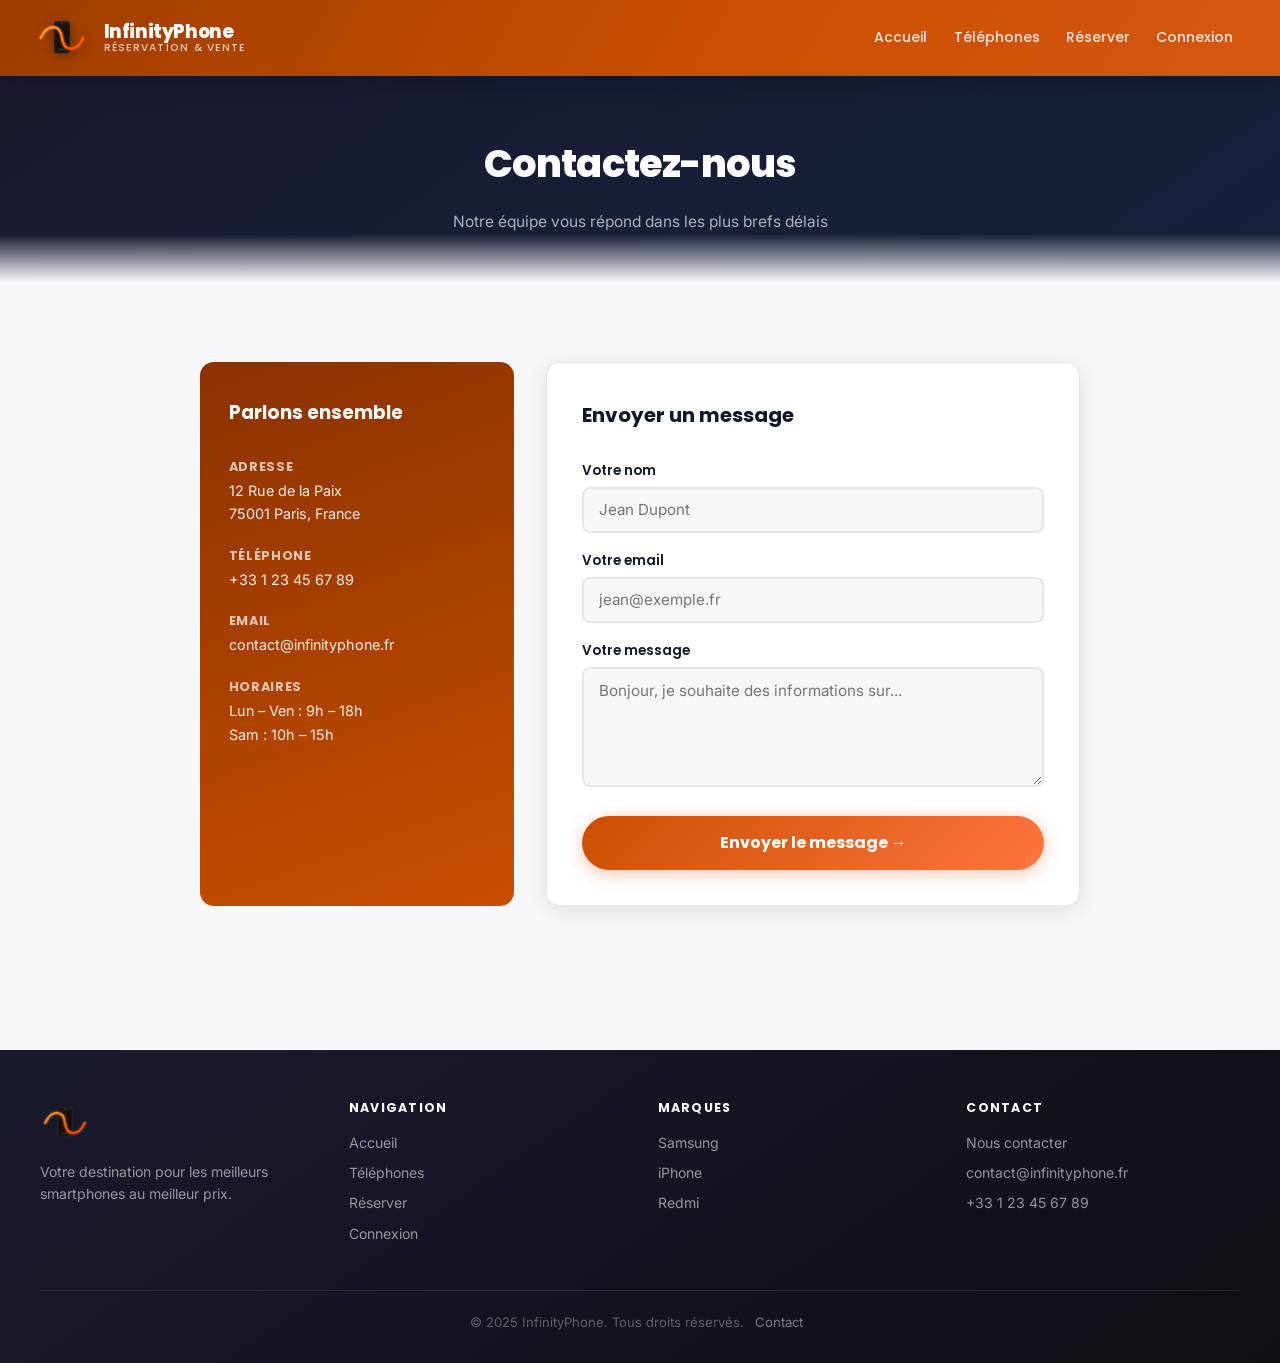
<file: contact.html>
<!DOCTYPE html>
<html lang="fr">
<head>
  <meta charset="UTF-8" />
  <meta name="viewport" content="width=device-width, initial-scale=1.0"/>
  <title>Contact — InfinityPhone</title>
  <link rel="stylesheet" href="styles.css">
</head>
<body>

  <!-- ===== HEADER ===== -->
  <header id="main-header">
    <div class="header-left">
      <a href="index.html"><img src="logo.svg" alt="InfinityPhone Logo" class="logo"></a>
      <div class="site-name">
        InfinityPhone
        <span>Réservation &amp; Vente</span>
      </div>
    </div>
    <nav id="main-nav">
      <a href="index.html">Accueil</a>
      <a href="telephones.html">Téléphones</a>
      <a href="reservation.html">Réserver</a>
      <a href="login.html">Connexion</a>
    </nav>
  </header>

  <!-- ===== PAGE BANNER ===== -->
  <div class="page-banner">
    <h1> Contactez-nous</h1>
    <p>Notre équipe vous répond dans les plus brefs délais</p>
  </div>

  <!-- ===== MAIN ===== -->
  <main>
    <div class="contact-layout">

      <!-- Left: Info block -->
      <div class="contact-info">
        <h3>Parlons ensemble</h3>

        <div class="contact-item">
 
          <div>
            <strong>Adresse</strong>
            <p>12 Rue de la Paix<br>75001 Paris, France</p>
          </div>
        </div>

        <div class="contact-item">

          <div>
            <strong>Téléphone</strong>
            <p>+33 1 23 45 67 89 </p>
          </div>
        </div>

        <div class="contact-item">

          <div>
            <strong>Email</strong>
            <p>contact@infinityphone.fr</p>
          </div>
        </div>

        <div class="contact-item">

          <div>
            <strong>Horaires</strong>
            <p>Lun – Ven : 9h – 18h<br>Sam : 10h – 15h</p>
          </div>
        </div>
      </div>

      <!-- Right: Form block -->
      <div class="contact-form-box">
        <h2>Envoyer un message</h2>

        <form id="contact-form">
          <label for="nom">Votre nom</label>
          <input type="text" id="nom" name="nom"
                 placeholder="Jean Dupont" required>

          <label for="email">Votre email</label>
          <input type="email" id="email" name="email"
                 placeholder="jean@exemple.fr" required>

          <label for="message">Votre message</label>
          <textarea id="message" name="message"
                    placeholder="Bonjour, je souhaite des informations sur..." required></textarea>

          <button type="submit">Envoyer le message →</button>
        </form>
      </div>
    </div>
  </main>

  <!-- ===== FOOTER ===== -->
  <footer>
    <div class="footer-inner">
      <div class="footer-col">
        <img src="logo.svg" alt="Logo" class="footer-logo">
        <p class="footer-tagline">Votre destination pour les meilleurs smartphones au meilleur prix.</p>
      </div>
      <div class="footer-col">
        <h4>Navigation</h4>
        <a href="index.html">Accueil</a>
        <a href="telephones.html">Téléphones</a>
        <a href="reservation.html">Réserver</a>
        <a href="login.html">Connexion</a>
      </div>
      <div class="footer-col">
        <h4>Marques</h4>
        <a href="telephones.html#samsung">Samsung</a>
        <a href="telephones.html#iphone">iPhone</a>
        <a href="telephones.html#redmi">Redmi</a>
      </div>
      <div class="footer-col">
        <h4>Contact</h4>
        <a href="contact.html">Nous contacter</a>
        <p>contact@infinityphone.fr</p>
        <p>+33 1 23 45 67 89</p>
      </div>
    </div>
    <div class="footer-bottom">
      <span>© 2025 InfinityPhone. Tous droits réservés.</span>
      <a href="contact.html">Contact</a>
    </div>
  </footer>

  <script src="script.js" defer></script>
</body>
</html>
</file>
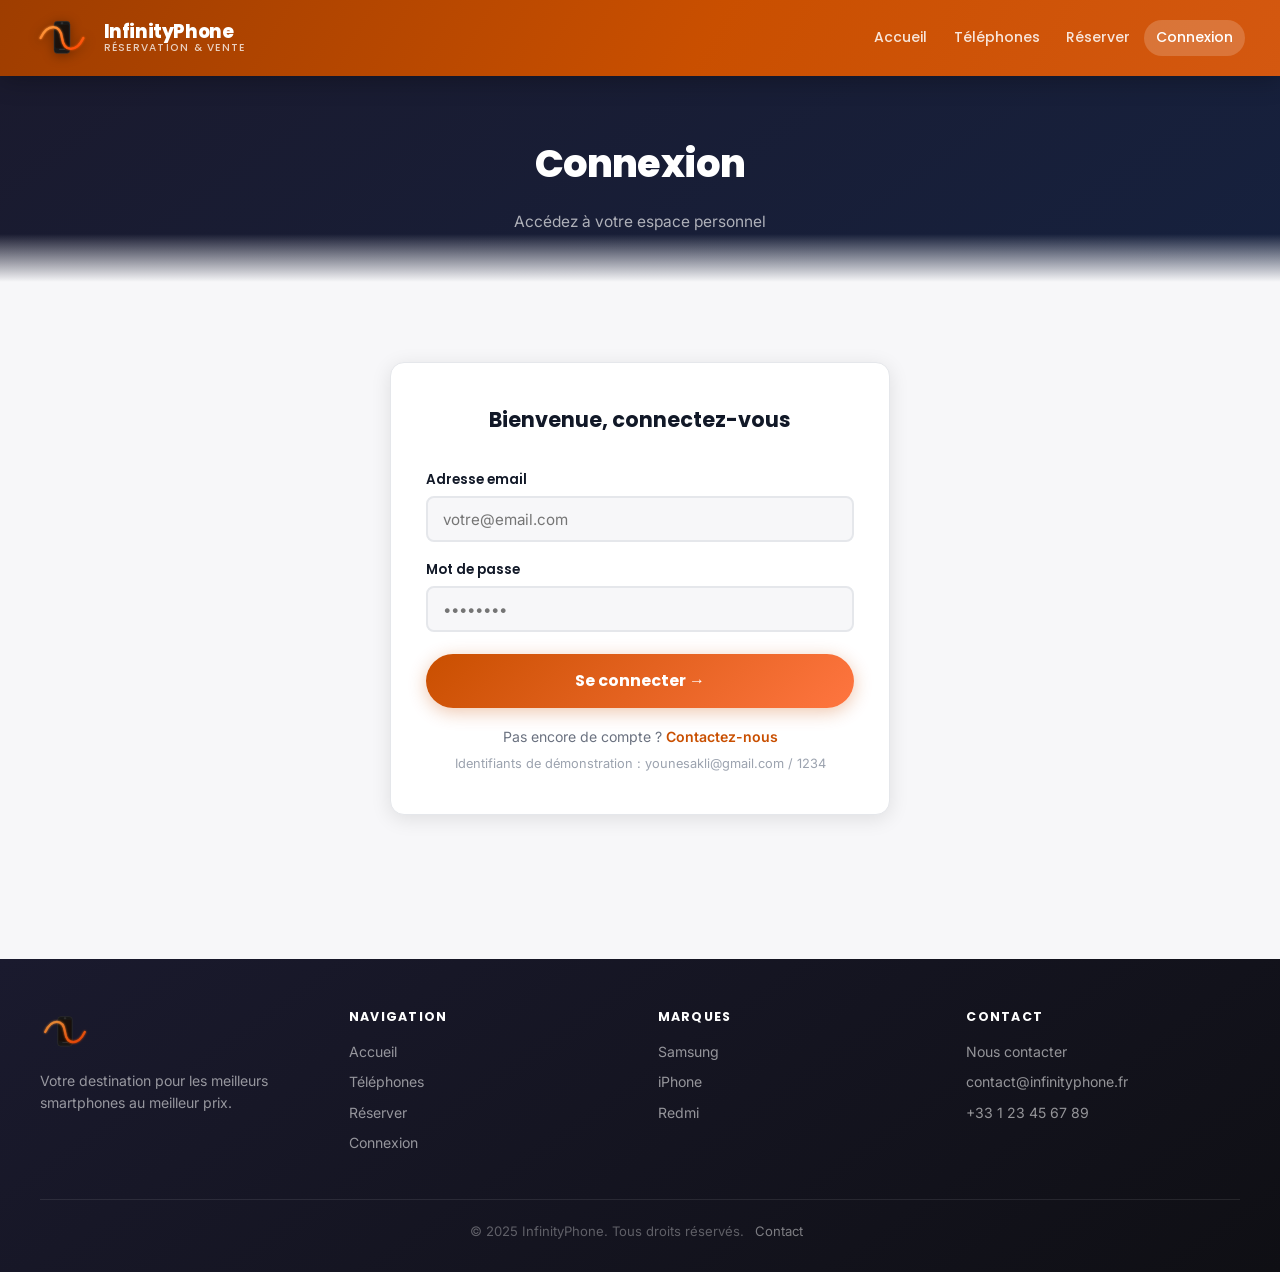
<file: login.html>
<!DOCTYPE html>
<html lang="fr">
<head>
  <meta charset="UTF-8" />
  <meta name="viewport" content="width=device-width, initial-scale=1.0"/>
  <title>Connexion — InfinityPhone</title>
  <link rel="stylesheet" href="styles.css">
</head>
<body>

  <!-- ===== HEADER ===== -->
  <header id="main-header">
    <div class="header-left">
      <a href="index.html"><img src="logo.svg" alt="InfinityPhone Logo" class="logo"></a>
      <div class="site-name">
        InfinityPhone
        <span>Réservation &amp; Vente</span>
      </div>
    </div>
    <nav id="main-nav">
      <a href="index.html">Accueil</a>
      <a href="telephones.html">Téléphones</a>
      <a href="reservation.html">Réserver</a>
      <a href="login.html" class="active">Connexion</a>
    </nav>
  </header>

  <!-- ===== PAGE BANNER ===== -->
  <div class="page-banner">
    <h1> Connexion</h1>
    <p>Accédez à votre espace personnel</p>
  </div>

  <!-- ===== MAIN ===== -->
  <main>
    <div class="form-wrapper">
      <h2 style="font-family:'Poppins',sans-serif;font-size:1.3rem;font-weight:700;text-align:center;margin:0 0 1.5em;color:#111827;">
        Bienvenue, connectez-vous
      </h2>

      <form id="login-form">
        <label for="email">Adresse email</label>
        <input type="email" id="email" name="email"
               placeholder="votre@email.com" required>

        <label for="password">Mot de passe</label>
        <input type="password" id="password" name="password"
               placeholder="••••••••" required>

        <button type="submit">Se connecter →</button>
      </form>

      <p class="form-note">
        Pas encore de compte ?
        <a href="contact.html">Contactez-nous</a>
      </p>
      <p class="form-note" style="margin-top:0.4em;font-size:0.8rem;color:#9ca3af;">
        Identifiants de démonstration : younesakli@gmail.com / 1234
      </p>
    </div>
  </main>

  <!-- ===== FOOTER ===== -->
  <footer>
    <div class="footer-inner">
      <div class="footer-col">
        <img src="logo.svg" alt="Logo" class="footer-logo">
        <p class="footer-tagline">Votre destination pour les meilleurs smartphones au meilleur prix.</p>
      </div>
      <div class="footer-col">
        <h4>Navigation</h4>
        <a href="index.html">Accueil</a>
        <a href="telephones.html">Téléphones</a>
        <a href="reservation.html">Réserver</a>
        <a href="login.html">Connexion</a>
      </div>
      <div class="footer-col">
        <h4>Marques</h4>
        <a href="telephones.html#samsung">Samsung</a>
        <a href="telephones.html#iphone">iPhone</a>
        <a href="telephones.html#redmi">Redmi</a>
      </div>
      <div class="footer-col">
        <h4>Contact</h4>
        <a href="contact.html">Nous contacter</a>
        <p>contact@infinityphone.fr</p>
        <p>+33 1 23 45 67 89</p>
      </div>
    </div>
    <div class="footer-bottom">
      <span>© 2025 InfinityPhone. Tous droits réservés.</span>
      <a href="contact.html">Contact</a>
    </div>
  </footer>

  <script src="script.js" defer></script>
</body>
</html>
</file>
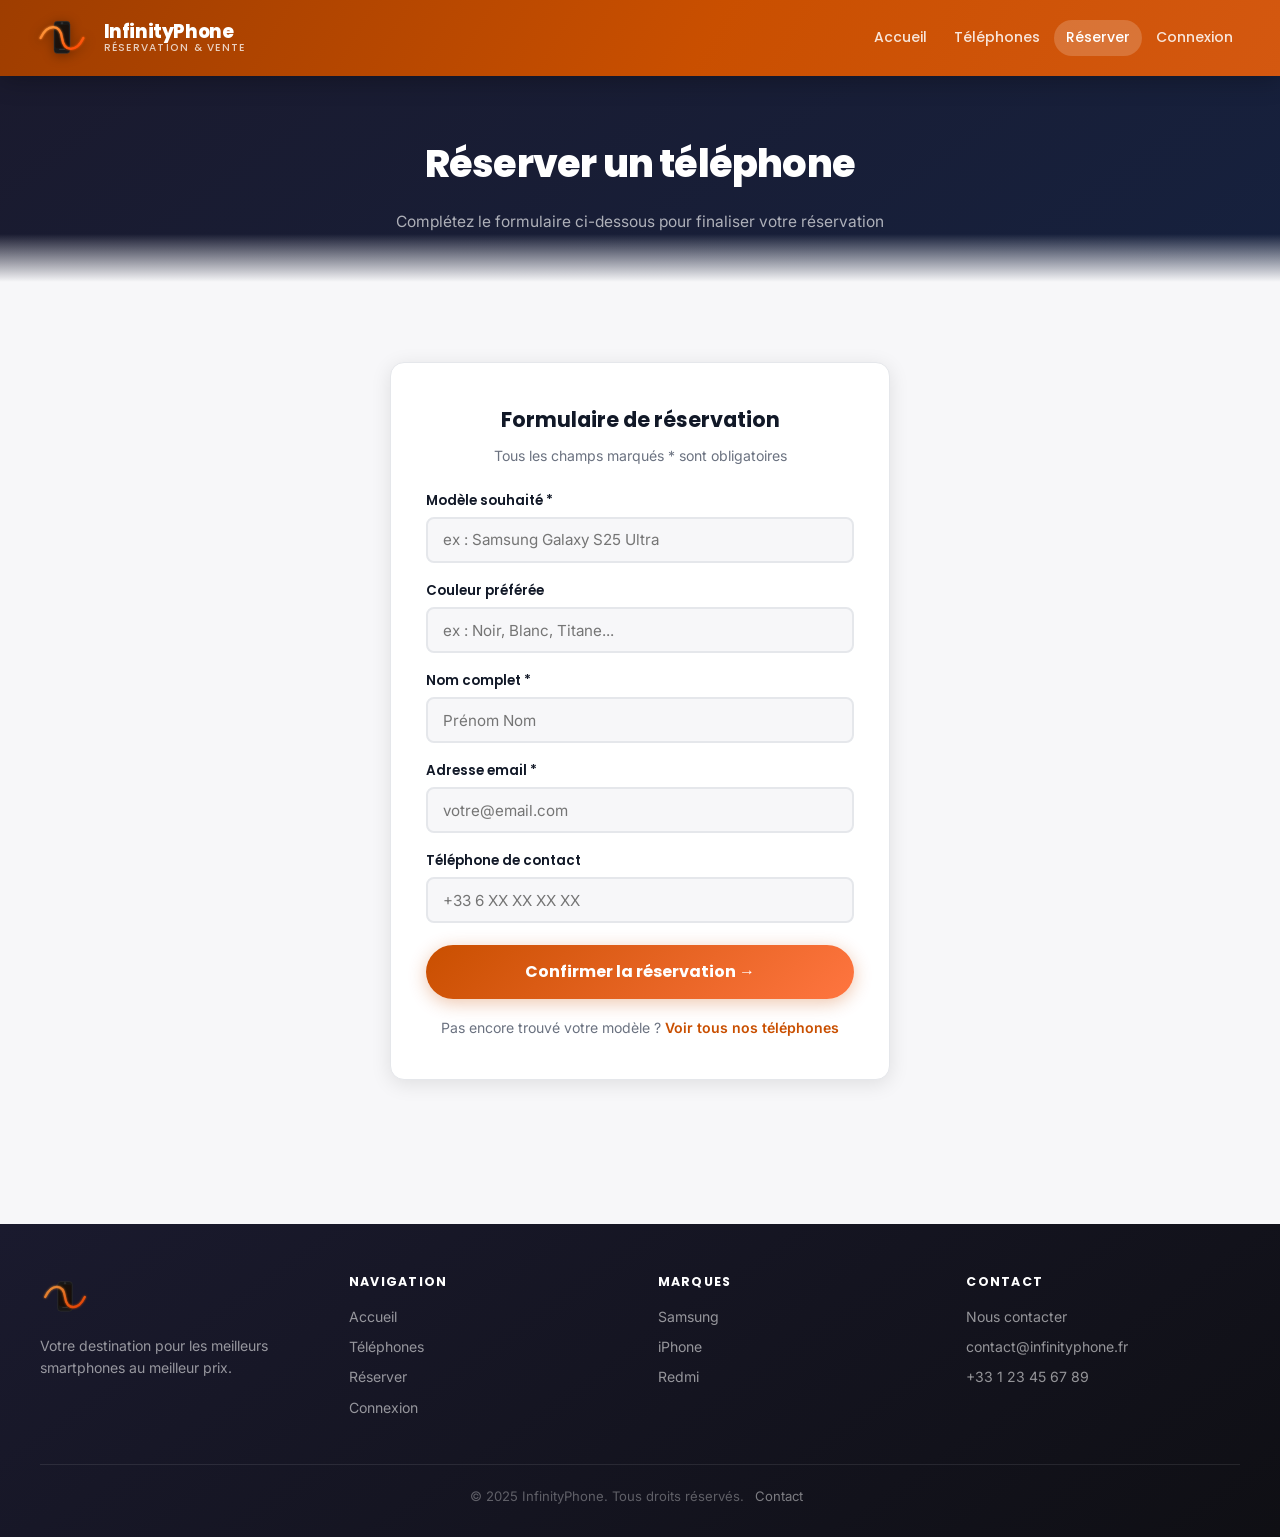
<file: reservation.html>
<!DOCTYPE html>
<html lang="fr">
<head>
  <meta charset="UTF-8" />
  <meta name="viewport" content="width=device-width, initial-scale=1.0"/>
  <title>Réserver — InfinityPhone</title>
  <link rel="stylesheet" href="styles.css">
</head>
<body>

  <!-- ===== HEADER ===== -->
  <header id="main-header">
    <div class="header-left">
      <a href="index.html"><img src="logo.svg" alt="InfinityPhone Logo" class="logo"></a>
      <div class="site-name">
        InfinityPhone
        <span>Réservation &amp; Vente</span>
      </div>
    </div>
    <nav id="main-nav">
      <a href="index.html">Accueil</a>
      <a href="telephones.html">Téléphones</a>
      <a href="reservation.html" class="active">Réserver</a>
      <a href="login.html">Connexion</a>
    </nav>
  </header>

  <!-- ===== PAGE BANNER ===== -->
  <div class="page-banner">
    <h1>Réserver un téléphone</h1>
    <p>Complétez le formulaire ci-dessous pour finaliser votre réservation</p>
  </div>

  <!-- ===== MAIN ===== -->
  <main>
    <div class="form-wrapper">
      <h2 style="font-family:'Poppins',sans-serif;font-size:1.3rem;font-weight:700;text-align:center;margin:0 0 0.3em;color:#111827;">
        Formulaire de réservation
      </h2>
      <p style="text-align:center;color:#6b7280;font-size:0.88rem;margin-bottom:1.6em;">
        Tous les champs marqués * sont obligatoires
      </p>

      <form id="reservation-form">

        <label for="modele">Modèle souhaité *</label>
        <input type="text" id="modele" name="modele"
               placeholder="ex : Samsung Galaxy S25 Ultra"
               list="modeles-list" required>
        <datalist id="modeles-list">
          <!-- Samsung -->
          <option value="Samsung Galaxy S25 Ultra">
          <option value="Samsung Galaxy S25+">
          <option value="Samsung Galaxy S25">
          <option value="Samsung Galaxy Z Fold6">
          <option value="Samsung Galaxy Z Flip6">
          <option value="Samsung Galaxy S24">
          <option value="Samsung Galaxy S24 FE">
          <option value="Samsung Galaxy A56 5G">
          <option value="Samsung Galaxy A36">
          <!-- iPhone -->
          <option value="iPhone 16 Pro">
          <option value="iPhone 16 Pro Max">
          <option value="iPhone 16">
          <option value="iPhone 16 Plus">
          <option value="iPhone 16e">
          <option value="iPhone 15">
          <option value="iPhone 14">
          <!-- Redmi -->
          <option value="Redmi Note 14 Pro 5G">
          <option value="Redmi Note 14 5G">
          <option value="Redmi 14C">
          <option value="Redmi 13C">
          <option value="Redmi A3">
          <option value="Redmi A5">
        </datalist>

        <label for="couleur">Couleur préférée</label>
        <input type="text" id="couleur" name="couleur"
               placeholder="ex : Noir, Blanc, Titane...">

        <label for="nom">Nom complet *</label>
        <input type="text" id="nom" name="nom"
               placeholder="Prénom Nom" required>

        <label for="email">Adresse email *</label>
        <input type="email" id="email" name="email"
               placeholder="votre@email.com" required>

        <label for="telephone">Téléphone de contact</label>
        <input type="tel" id="telephone" name="telephone"
               placeholder="+33 6 XX XX XX XX">

        <button type="submit">Confirmer la réservation →</button>
      </form>

      <p class="form-note">
        Pas encore trouvé votre modèle ?
        <a href="telephones.html">Voir tous nos téléphones</a>
      </p>
    </div>
  </main>

  <!-- ===== FOOTER ===== -->
  <footer>
    <div class="footer-inner">
      <div class="footer-col">
        <img src="logo.svg" alt="Logo" class="footer-logo">
        <p class="footer-tagline">Votre destination pour les meilleurs smartphones au meilleur prix.</p>
      </div>
      <div class="footer-col">
        <h4>Navigation</h4>
        <a href="index.html">Accueil</a>
        <a href="telephones.html">Téléphones</a>
        <a href="reservation.html">Réserver</a>
        <a href="login.html">Connexion</a>
      </div>
      <div class="footer-col">
        <h4>Marques</h4>
        <a href="telephones.html#samsung">Samsung</a>
        <a href="telephones.html#iphone">iPhone</a>
        <a href="telephones.html#redmi">Redmi</a>
      </div>
      <div class="footer-col">
        <h4>Contact</h4>
        <a href="contact.html">Nous contacter</a>
        <p>contact@infinityphone.fr</p>
        <p>+33 1 23 45 67 89</p>
      </div>
    </div>
    <div class="footer-bottom">
      <span>© 2025 InfinityPhone. Tous droits réservés.</span>
      <a href="contact.html">Contact</a>
    </div>
  </footer>

  <script src="script.js" defer></script>
</body>
</html>
</file>
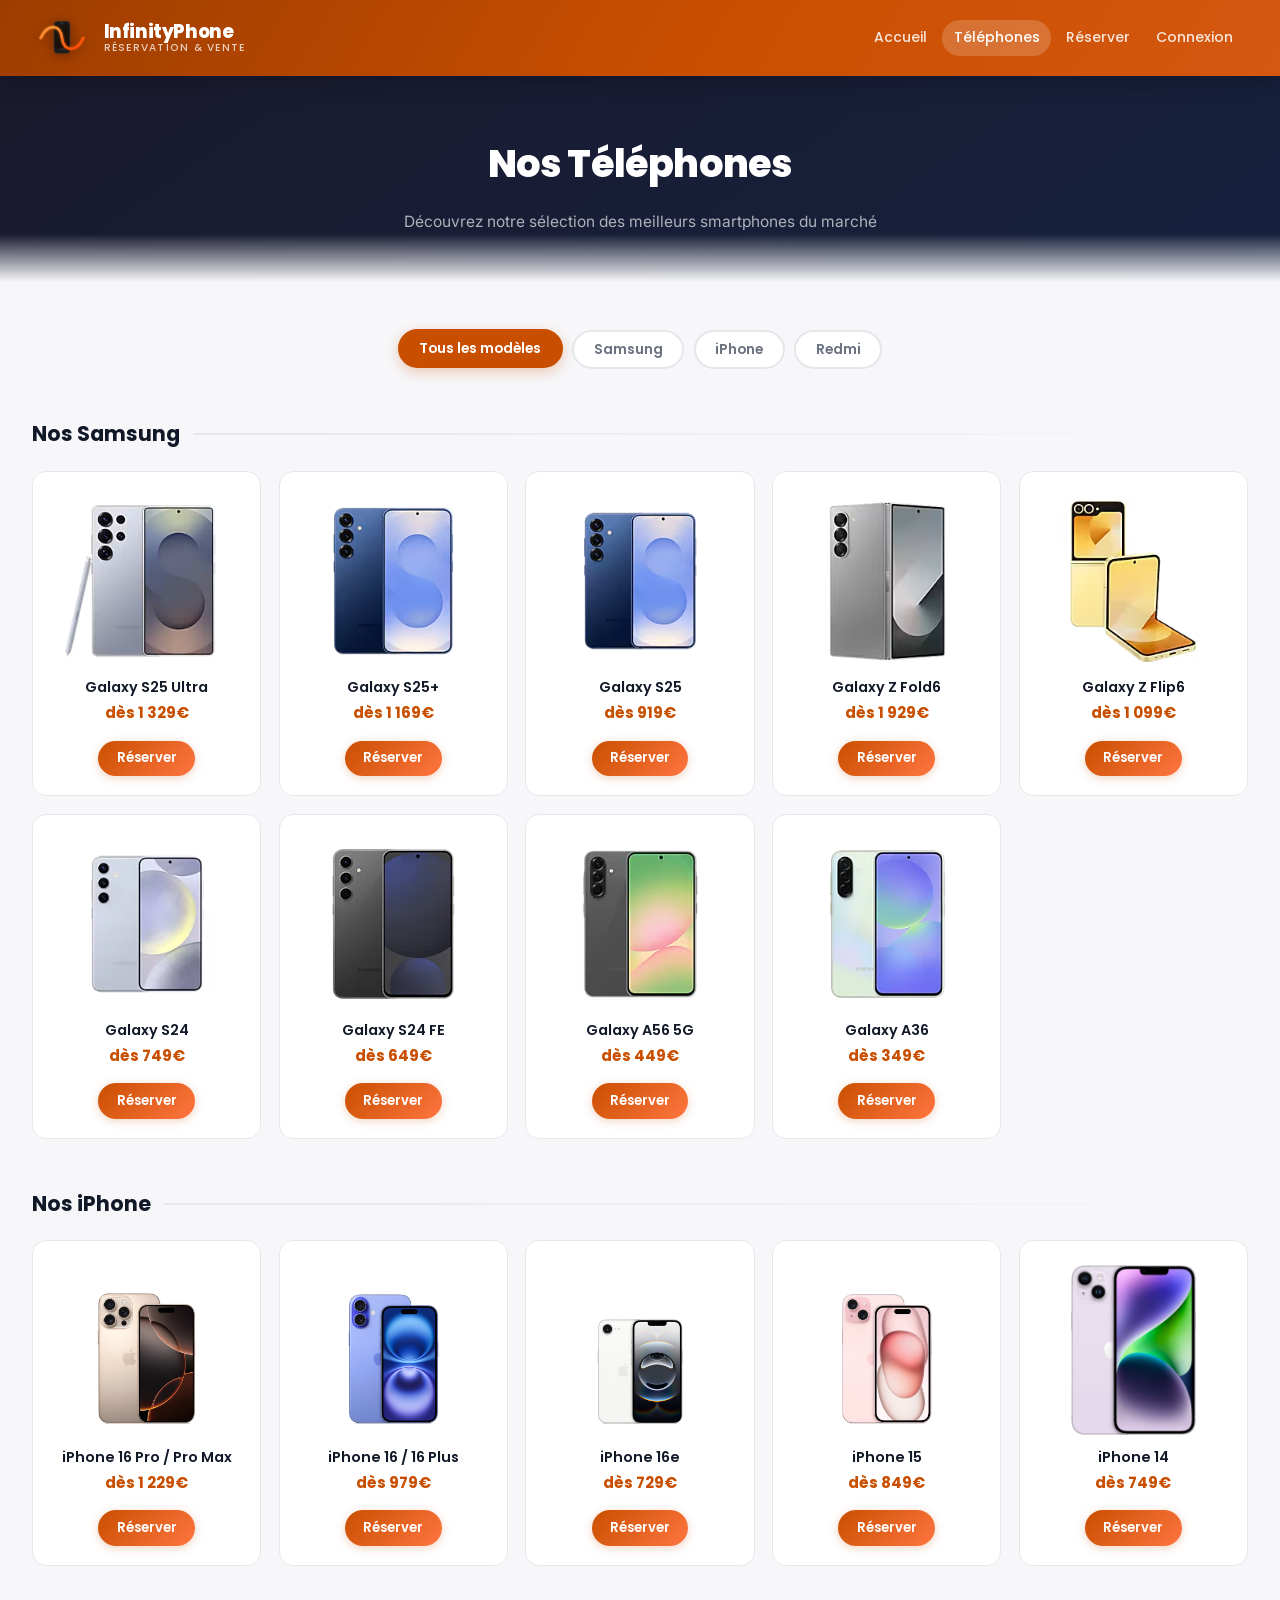
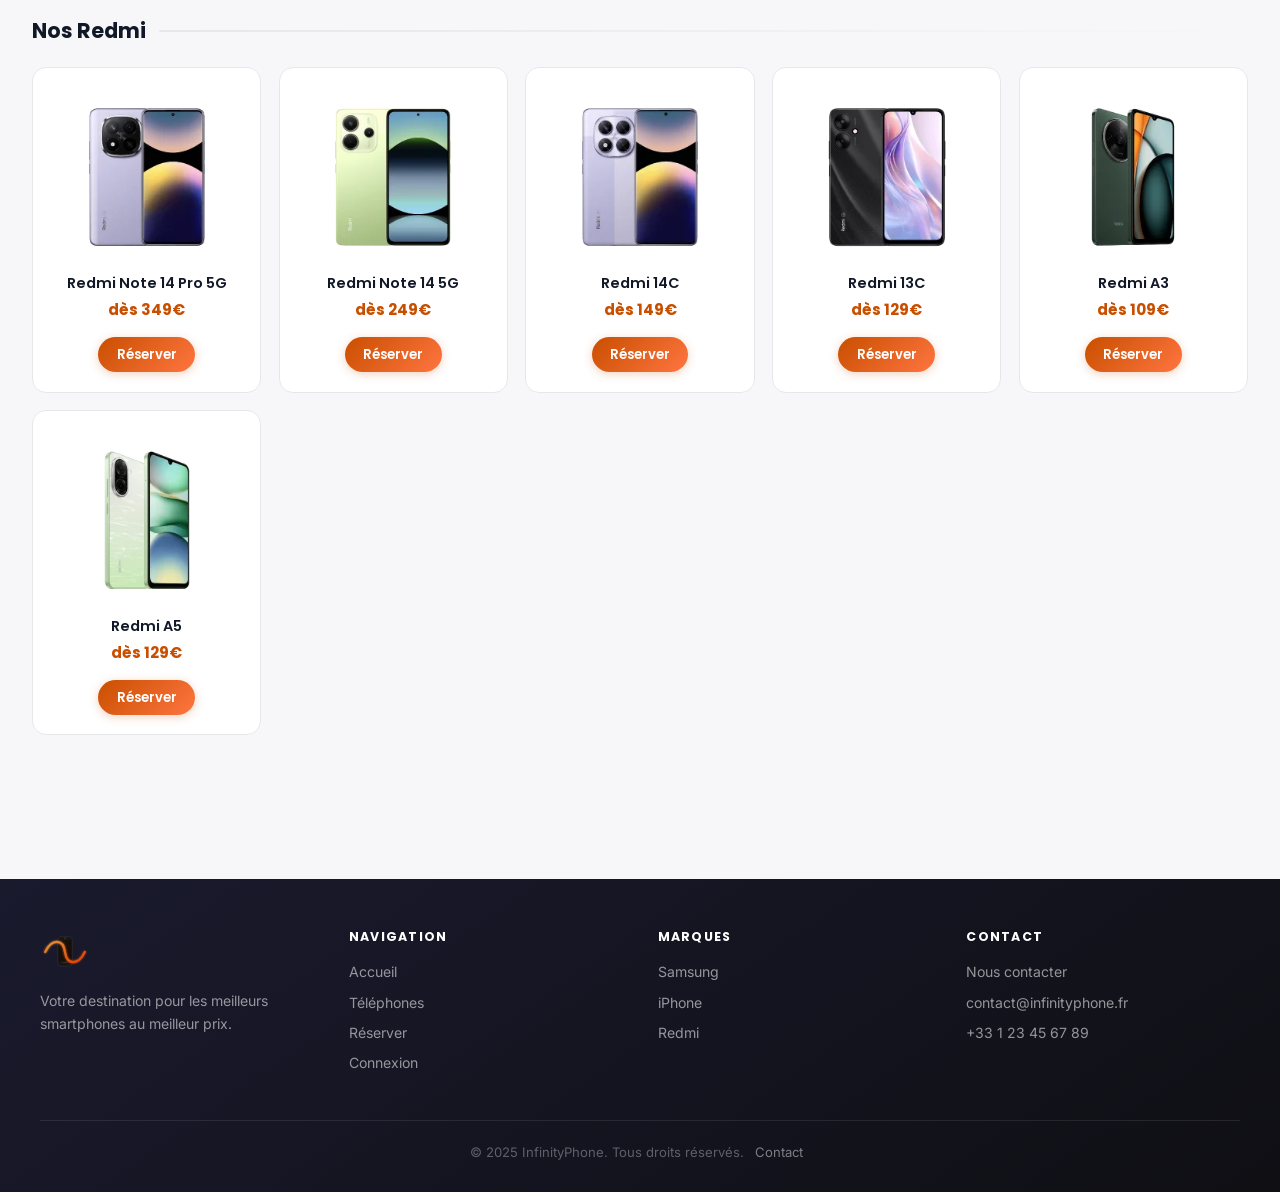
<file: telephones.html>
<!DOCTYPE html>
<html lang="fr">
<head>
  <meta charset="UTF-8" />
  <meta name="viewport" content="width=device-width, initial-scale=1.0"/>
  <title>Nos Téléphones — InfinityPhone</title>
  <link rel="stylesheet" href="styles.css">
</head>
<body>

  <!-- ===== HEADER ===== -->
  <header id="main-header">
    <div class="header-left">
      <a href="index.html"><img src="logo.svg" alt="InfinityPhone Logo" class="logo"></a>
      <div class="site-name">
        InfinityPhone
        <span>Réservation &amp; Vente</span>
      </div>
    </div>
    <nav id="main-nav">
      <a href="index.html">Accueil</a>
      <a href="telephones.html" class="active">Téléphones</a>
      <a href="reservation.html">Réserver</a>
      <a href="login.html">Connexion</a>
    </nav>
  </header>

  <!-- ===== PAGE BANNER ===== -->
  <div class="page-banner">
    <h1> Nos Téléphones</h1>
    <p>Découvrez notre sélection des meilleurs smartphones du marché</p>
  </div>

  <!-- ===== MAIN ===== -->
  <main>

    <!-- Filter tabs -->
    <div class="filter-bar" id="filter-bar">
      <button class="filter-tab active" data-filter="all">Tous les modèles</button>
      <button class="filter-tab" data-filter="samsung">Samsung</button>
      <button class="filter-tab" data-filter="iphone">iPhone</button>
      <button class="filter-tab" data-filter="redmi">Redmi</button>
    </div>

    <!-- ===== SAMSUNG ===== -->
    <section id="samsung" data-category="samsung">
      <div class="phones-header">
        <h2>Nos Samsung</h2>
        <div class="brand-line"></div>
      </div>
      <div class="phone-list">

        <div class="phone-item" data-brand="samsung" style="animation-delay:0.05s">
          <img src="phones/samsung s25 ultra.avif"
               alt="Samsung Galaxy S25 Ultra" loading="lazy">
          <p class="phone-name">Galaxy S25 Ultra</p>
          <p class="phone-price">dès 1 329€</p>
          <a href="reservation.html?modele=Samsung%20Galaxy%20S25%20Ultra" class="reserve-btn">Réserver</a>
        </div>

        <div class="phone-item" data-brand="samsung" style="animation-delay:0.10s">
          <img src="phones/samsung s25+.avif"
               alt="Samsung Galaxy S25+" loading="lazy">
          <p class="phone-name">Galaxy S25+</p>
          <p class="phone-price">dès 1 169€</p>
          <a href="reservation.html?modele=Samsung%20Galaxy%20S25%2B" class="reserve-btn">Réserver</a>
        </div>

        <div class="phone-item" data-brand="samsung" style="animation-delay:0.15s">
          <img src="phones/samsung s25.avif"
               alt="Samsung Galaxy S25" loading="lazy">
          <p class="phone-name">Galaxy S25</p>
          <p class="phone-price">dès 919€</p>
          <a href="reservation.html?modele=Samsung%20Galaxy%20S25" class="reserve-btn">Réserver</a>
        </div>

        <div class="phone-item" data-brand="samsung" style="animation-delay:0.20s">
          <img src="phones/samsung-z-fold6.avif"
               alt="Samsung Galaxy Z Fold6" loading="lazy">
          <p class="phone-name">Galaxy Z Fold6</p>
          <p class="phone-price">dès 1 929€</p>
          <a href="reservation.html?modele=Samsung%20Galaxy%20Z%20Fold6" class="reserve-btn">Réserver</a>
        </div>

        <div class="phone-item" data-brand="samsung" style="animation-delay:0.25s">
          <img src="phones/samsung-zflip6.avif"
               alt="Samsung Galaxy Z Flip6" loading="lazy">
          <p class="phone-name">Galaxy Z Flip6</p>
          <p class="phone-price">dès 1 099€</p>
          <a href="reservation.html?modele=Samsung%20Galaxy%20Z%20Flip6" class="reserve-btn">Réserver</a>
        </div>

        <div class="phone-item" data-brand="samsung" style="animation-delay:0.30s">
          <img src="phones/samsung s24.avif"
               alt="Samsung Galaxy S24" loading="lazy">
          <p class="phone-name">Galaxy S24</p>
          <p class="phone-price">dès 749€</p>
          <a href="reservation.html?modele=Samsung%20Galaxy%20S24" class="reserve-btn">Réserver</a>
        </div>

        <div class="phone-item" data-brand="samsung" style="animation-delay:0.35s">
          <img src="phones/samsung s24fe.webp"
               alt="Samsung Galaxy S24 FE" loading="lazy">
          <p class="phone-name">Galaxy S24 FE</p>
          <p class="phone-price">dès 649€</p>
          <a href="reservation.html?modele=Samsung%20Galaxy%20S24%20FE" class="reserve-btn">Réserver</a>
        </div>

        <div class="phone-item" data-brand="samsung" style="animation-delay:0.40s">
          <img src="phones/samsung a56-5g.avif"
               alt="Samsung Galaxy A56 5G" loading="lazy">
          <p class="phone-name">Galaxy A56 5G</p>
          <p class="phone-price">dès 449€</p>
          <a href="reservation.html?modele=Samsung%20Galaxy%20A56%205G" class="reserve-btn">Réserver</a>
        </div>

        <div class="phone-item" data-brand="samsung" style="animation-delay:0.45s">
          <img src="phones/samsung a36.webp"
               alt="Samsung Galaxy A36" loading="lazy">
          <p class="phone-name">Galaxy A36</p>
          <p class="phone-price">dès 349€</p>
          <a href="reservation.html?modele=Samsung%20Galaxy%20A36" class="reserve-btn">Réserver</a>
        </div>

      </div>
    </section>

    <!-- ===== IPHONE ===== -->
    <section id="iphone" data-category="iphone">
      <div class="phones-header">
        <h2>Nos iPhone</h2>
        <div class="brand-line"></div>
      </div>
      <div class="phone-list">

        <div class="phone-item" data-brand="iphone" style="animation-delay:0.05s">
          <img src="phones/iphone16pro.jpeg"
               alt="iPhone 16 Pro" loading="lazy">
          <p class="phone-name">iPhone 16 Pro / Pro Max</p>
          <p class="phone-price">dès 1 229€</p>
          <a href="reservation.html?modele=iPhone%2016%20Pro" class="reserve-btn">Réserver</a>
        </div>

        <div class="phone-item" data-brand="iphone" style="animation-delay:0.10s">
          <img src="phones/iphone16.jpeg"
               alt="iPhone 16" loading="lazy">
          <p class="phone-name">iPhone 16 / 16 Plus</p>
          <p class="phone-price">dès 979€</p>
          <a href="reservation.html?modele=iPhone%2016" class="reserve-btn">Réserver</a>
        </div>

        <div class="phone-item" data-brand="iphone" style="animation-delay:0.15s">
          <img src="phones/iphone-16e.jpeg"
               alt="iPhone 16e" loading="lazy">
          <p class="phone-name">iPhone 16e</p>
          <p class="phone-price">dès 729€</p>
          <a href="reservation.html?modele=iPhone%2016e" class="reserve-btn">Réserver</a>
        </div>

        <div class="phone-item" data-brand="iphone" style="animation-delay:0.20s">
          <img src="phones/iphone15.jpeg"
               alt="iPhone 15" loading="lazy">
          <p class="phone-name">iPhone 15</p>
          <p class="phone-price">dès 849€</p>
          <a href="reservation.html?modele=iPhone%2015" class="reserve-btn">Réserver</a>
        </div>

        <div class="phone-item" data-brand="iphone" style="animation-delay:0.25s">
          <img src="phones/iphone_14.avif"
               alt="iPhone 14" loading="lazy">
          <p class="phone-name">iPhone 14</p>
          <p class="phone-price">dès 749€</p>
          <a href="reservation.html?modele=iPhone%2014" class="reserve-btn">Réserver</a>
        </div>

      </div>
    </section>

    <!-- ===== REDMI ===== -->
    <section id="redmi" data-category="redmi">
      <div class="phones-header">
        <h2>Nos Redmi</h2>
        <div class="brand-line"></div>
      </div>
      <div class="phone-list">

        <div class="phone-item" data-brand="redmi" style="animation-delay:0.05s">
          <img src="phones/redmi note14 pro 5g.webp"
               alt="Redmi Note 14 Pro 5G" loading="lazy">
          <p class="phone-name">Redmi Note 14 Pro 5G</p>
          <p class="phone-price">dès 349€</p>
          <a href="reservation.html?modele=Redmi%20Note%2014%20Pro%205G" class="reserve-btn">Réserver</a>
        </div>

        <div class="phone-item" data-brand="redmi" style="animation-delay:0.10s">
          <img src="phones/redmi note14.webp"
               alt="Redmi Note 14 5G" loading="lazy">
          <p class="phone-name">Redmi Note 14 5G</p>
          <p class="phone-price">dès 249€</p>
          <a href="reservation.html?modele=Redmi%20Note%2014%205G" class="reserve-btn">Réserver</a>
        </div>

        <div class="phone-item" data-brand="redmi" style="animation-delay:0.15s">
          <img src="phones/redmi 14c.webp"
               alt="Redmi 14C" loading="lazy">
          <p class="phone-name">Redmi 14C</p>
          <p class="phone-price">dès 149€</p>
          <a href="reservation.html?modele=Redmi%2014C" class="reserve-btn">Réserver</a>
        </div>

        <div class="phone-item" data-brand="redmi" style="animation-delay:0.20s">
          <img src="phones/redmi 13c.webp"
               alt="Redmi 13C" loading="lazy">
          <p class="phone-name">Redmi 13C</p>
          <p class="phone-price">dès 129€</p>
          <a href="reservation.html?modele=Redmi%2013C" class="reserve-btn">Réserver</a>
        </div>

        <div class="phone-item" data-brand="redmi" style="animation-delay:0.25s">
          <img src="phones/redmi a3.webp"
               alt="Redmi A3" loading="lazy">
          <p class="phone-name">Redmi A3</p>
          <p class="phone-price">dès 109€</p>
          <a href="reservation.html?modele=Redmi%20A3" class="reserve-btn">Réserver</a>
        </div>

        <div class="phone-item" data-brand="redmi" style="animation-delay:0.30s">
          <img src="phones/redmi a5.webp"
               alt="Redmi A5" loading="lazy">
          <p class="phone-name">Redmi A5</p>
          <p class="phone-price">dès 129€</p>
          <a href="reservation.html?modele=Redmi%20A5" class="reserve-btn">Réserver</a>
        </div>

      </div>
    </section>

  </main>

  <!-- ===== FOOTER ===== -->
  <footer>
    <div class="footer-inner">
      <div class="footer-col">
        <img src="logo.svg" alt="Logo" class="footer-logo">
        <p class="footer-tagline">Votre destination pour les meilleurs smartphones au meilleur prix.</p>
      </div>
      <div class="footer-col">
        <h4>Navigation</h4>
        <a href="index.html">Accueil</a>
        <a href="telephones.html">Téléphones</a>
        <a href="reservation.html">Réserver</a>
        <a href="login.html">Connexion</a>
      </div>
      <div class="footer-col">
        <h4>Marques</h4>
        <a href="#samsung">Samsung</a>
        <a href="#iphone">iPhone</a>
        <a href="#redmi">Redmi</a>
      </div>
      <div class="footer-col">
        <h4>Contact</h4>
        <a href="contact.html">Nous contacter</a>
        <p>contact@infinityphone.fr</p>
        <p>+33 1 23 45 67 89</p>
      </div>
    </div>
    <div class="footer-bottom">
      <span>© 2025 InfinityPhone. Tous droits réservés.</span>
      <a href="contact.html">Contact</a>
    </div>
  </footer>

  <script src="script.js" defer></script>
</body>
</html>
</file>
<file: styles.css>
/* ===================================================
   InfinityPhone — Design System
   =================================================== */
@import url('https://fonts.googleapis.com/css2?family=Poppins:wght@400;500;600;700;800&family=Inter:wght@400;500&display=swap');

/* ===== RESET & VARIABLES ===== */
*, *::before, *::after { box-sizing: border-box; margin: 0; padding: 0; }

:root {
  --primary:        #c94f00;
  --primary-light:  #ff7540;
  --primary-dark:   #8a3200;
  --dark:           #0f0f14;
  --navy:           #1a1a2e;
  --surface:        #ffffff;
  --surface-alt:    #f7f7f9;
  --border:         #e5e7eb;
  --text:           #111827;
  --text-muted:     #6b7280;
  --shadow-sm:      0 1px 4px rgba(0,0,0,0.07);
  --shadow:         0 4px 20px rgba(0,0,0,0.10);
  --shadow-lift:    0 12px 40px rgba(201,79,0,0.22);
  --radius:         14px;
  --radius-sm:      8px;
  --ease:           cubic-bezier(0.4,0,0.2,1);
  --transition:     0.28s var(--ease);
  --header-h:       76px;
  --font-display:   'Poppins', Arial, sans-serif;
  --font-body:      'Inter', Arial, sans-serif;
}

body {
  font-family: var(--font-body);
  background: var(--surface-alt);
  color: var(--text);
  line-height: 1.65;
  -webkit-font-smoothing: antialiased;
}

a { text-decoration: none; color: inherit; }
img { display: block; }

/* ===== HEADER ===== */
header {
  background: linear-gradient(120deg, #9e3d00 0%, var(--primary) 55%, #d45810 100%);
  color: white;
  height: var(--header-h);
  padding: 0 2.2em;
  display: flex;
  align-items: center;
  justify-content: space-between;
  position: sticky;
  top: 0;
  z-index: 200;
  box-shadow: 0 3px 24px rgba(0,0,0,0.28);
  transition: height var(--transition), box-shadow var(--transition);
}

header.scrolled {
  height: 62px;
  box-shadow: 0 5px 32px rgba(0,0,0,0.38);
}

.header-left {
  display: flex;
  align-items: center;
  gap: 0.9em;
}

.logo {
  height: 54px;
  width: auto;
  filter: drop-shadow(0 2px 6px rgba(0,0,0,0.35));
  transition: transform var(--transition);
  flex-shrink: 0;
}
.logo:hover { transform: scale(1.06) rotate(-2deg); }

.site-name {
  font-family: var(--font-display);
  font-size: 1.15rem;
  font-weight: 800;
  letter-spacing: -0.4px;
  color: white;
  line-height: 1.1;
  display: none;
}
.site-name span { display: block; font-size: 0.65rem; font-weight: 500; letter-spacing: 0.12em; text-transform: uppercase; opacity: 0.75; }

@media (min-width: 640px) { .site-name { display: block; } }

nav {
  display: flex;
  align-items: center;
  gap: 0.15em;
  flex-wrap: nowrap;
}

nav a {
  color: rgba(255,255,255,0.85);
  padding: 0.46em 0.85em;
  border-radius: 50px;
  font-family: var(--font-display);
  font-size: 0.875rem;
  font-weight: 500;
  transition: background var(--transition), color var(--transition);
  white-space: nowrap;
}

nav a:hover, nav a.active {
  background: rgba(255,255,255,0.18);
  color: white;
}

.user-greeting {
  font-family: var(--font-display);
  font-size: 0.78rem;
  color: rgba(255,220,190,0.9);
  font-style: italic;
  padding-left: 1em;
  border-left: 1px solid rgba(255,255,255,0.2);
  margin-left: 0.5em;
  white-space: nowrap;
}

/* ===== HERO ===== */
.hero {
  background: linear-gradient(145deg, var(--navy) 0%, #16213e 50%, #0f3460 100%);
  color: white;
  padding: 5.5em 2em 5em;
  text-align: center;
  position: relative;
  overflow: hidden;
}

.hero::before {
  content: '';
  position: absolute;
  inset: 0;
  background: radial-gradient(ellipse 70% 80% at 65% 40%, rgba(201,79,0,0.17) 0%, transparent 65%);
  pointer-events: none;
}

.hero::after {
  content: '';
  position: absolute;
  bottom: 0;
  left: 0; right: 0;
  height: 64px;
  background: linear-gradient(to top, var(--surface-alt), transparent);
}

.hero-content {
  position: relative;
  z-index: 1;
  max-width: 680px;
  margin: 0 auto;
}

.hero-eyebrow {
  font-family: var(--font-display);
  font-size: 0.78rem;
  font-weight: 600;
  letter-spacing: 0.18em;
  text-transform: uppercase;
  color: var(--primary-light);
  margin-bottom: 1em;
  opacity: 0;
  animation: fadeInUp 0.5s 0.1s var(--ease) forwards;
}

.hero h1 {
  font-family: var(--font-display);
  font-size: clamp(2rem, 5.5vw, 3.6rem);
  font-weight: 800;
  line-height: 1.12;
  letter-spacing: -1.5px;
  margin-bottom: 0.6em;
  opacity: 0;
  animation: fadeInUp 0.5s 0.2s var(--ease) forwards;
}

.hero h1 .highlight {
  background: linear-gradient(90deg, #ff9050, #ffb850);
  -webkit-background-clip: text;
  -webkit-text-fill-color: transparent;
  background-clip: text;
}

.hero-sub {
  font-size: 1.05rem;
  color: rgba(255,255,255,0.68);
  max-width: 480px;
  margin: 0 auto 2.2em;
  opacity: 0;
  animation: fadeInUp 0.5s 0.3s var(--ease) forwards;
}

.hero-ctas {
  display: flex;
  gap: 1em;
  justify-content: center;
  flex-wrap: wrap;
  opacity: 0;
  animation: fadeInUp 0.5s 0.4s var(--ease) forwards;
}

/* ===== BUTTONS ===== */
.btn {
  display: inline-flex;
  align-items: center;
  gap: 0.45em;
  padding: 0.8em 1.9em;
  border-radius: 50px;
  font-family: var(--font-display);
  font-weight: 600;
  font-size: 0.93rem;
  cursor: pointer;
  border: 2px solid transparent;
  transition: transform var(--transition), box-shadow var(--transition), background var(--transition), border-color var(--transition);
}

.btn-primary {
  background: linear-gradient(135deg, var(--primary) 0%, var(--primary-light) 100%);
  color: white;
  box-shadow: 0 4px 22px rgba(201,79,0,0.42);
}
.btn-primary:hover { transform: translateY(-3px); box-shadow: 0 8px 32px rgba(201,79,0,0.54); }

.btn-ghost {
  background: rgba(255,255,255,0.1);
  color: white;
  border-color: rgba(255,255,255,0.28);
  backdrop-filter: blur(8px);
}
.btn-ghost:hover { background: rgba(255,255,255,0.2); transform: translateY(-3px); }

/* ===== MAIN WRAPPER ===== */
main {
  padding: 3em 2em 4em;
  max-width: 1300px;
  margin: 0 auto;
}

/* ===== SECTION HEADER ===== */
.section-header {
  text-align: center;
  margin-bottom: 2.8em;
}

.section-header h2 {
  font-family: var(--font-display);
  font-size: 1.85rem;
  font-weight: 700;
  color: var(--text);
  border: none;
  display: block;
  padding: 0;
  margin: 0 0 0.4em;
}

.section-header p { color: var(--text-muted); font-size: 1rem; }

.divider {
  width: 44px; height: 4px;
  background: linear-gradient(90deg, var(--primary), var(--primary-light));
  border-radius: 2px;
  margin: 0.8em auto 0;
}

/* Fallback h2 for pages without .section-header */
main > h2, section > h2 {
  font-family: var(--font-display);
  font-size: 1.5rem;
  font-weight: 700;
  color: var(--text);
  text-align: center;
  margin: 2.5em 0 1.2em;
  border: none;
  padding: 0;
  display: flex;
  align-items: center;
  gap: 0.75em;
}

main > h2::before, main > h2::after,
section > h2::before, section > h2::after {
  content: '';
  flex: 1;
  height: 2px;
  background: var(--border);
  border-radius: 1px;
}

/* ===== FEATURES / WHY US ===== */
.features-grid {
  display: grid;
  grid-template-columns: repeat(auto-fit, minmax(200px, 1fr));
  gap: 1.4em;
  margin: 1em 0 3em;
}

.feature-card {
  background: var(--surface);
  border: 1px solid var(--border);
  border-radius: var(--radius);
  padding: 2em 1.4em;
  text-align: center;
  box-shadow: var(--shadow-sm);
  transition: transform var(--transition), box-shadow var(--transition);
}

.feature-card:hover { transform: translateY(-5px); box-shadow: var(--shadow); }

.feature-icon { font-size: 2.6rem; margin-bottom: 0.65em; }

.feature-card h3 {
  font-family: var(--font-display);
  font-size: 1rem;
  font-weight: 700;
  margin-bottom: 0.4em;
}

.feature-card p { color: var(--text-muted); font-size: 0.88rem; line-height: 1.5; }

/* ===== CAROUSEL ===== */
.carousel-section {
  background: var(--dark);
  padding: 3em 0 3.2em;
  overflow: hidden;
}

.carousel-label {
  font-family: var(--font-display);
  font-size: 0.72rem;
  font-weight: 700;
  letter-spacing: 0.18em;
  text-transform: uppercase;
  color: rgba(255,255,255,0.38);
  text-align: center;
  margin-bottom: 2em;
}

.carousel {
  overflow: hidden;
  position: relative;
  padding: 1.2em 0;
}

.carousel::before, .carousel::after {
  content: '';
  position: absolute;
  top: 0; bottom: 0;
  width: 100px;
  z-index: 2;
  pointer-events: none;
}
.carousel::before { left: 0; background: linear-gradient(to right, var(--dark), transparent); }
.carousel::after  { right: 0; background: linear-gradient(to left, var(--dark), transparent); }

.carousel-track {
  display: flex;
  gap: 2.5em;
  width: max-content;
  animation: marquee 30s linear infinite;
  align-items: center;
}

.carousel-track:hover { animation-play-state: paused; }

.carousel-track img {
  height: 260px;
  width: auto;
  object-fit: contain;
  border-radius: 10px;
  filter: brightness(0.88);
  margin: 0.6em 0;
  transition: filter var(--transition), transform 0.4s var(--ease);
}
.carousel-track img:hover { filter: brightness(1.04); transform: scale(1.06); }

@keyframes marquee {
  from { transform: translateX(0); }
  to   { transform: translateX(-50%); }
}

/* ===== PHONE GRID ===== */
.phones-header {
  display: flex;
  align-items: center;
  gap: 0.8em;
  margin: 3em 0 1.2em;
}

.phones-header h2 {
  font-family: var(--font-display);
  font-size: 1.3rem;
  font-weight: 700;
  color: var(--text);
  white-space: nowrap;
  margin: 0;
}

.phones-header h2::before, .phones-header h2::after { display: none; }

.brand-line {
  flex: 1;
  height: 2px;
  background: linear-gradient(to right, var(--border), transparent);
  border-radius: 1px;
}

.phone-list {
  display: grid;
  grid-template-columns: repeat(auto-fill, minmax(215px, 1fr));
  gap: 1.1em;
}

.phone-item {
  background: var(--surface);
  border: 1px solid var(--border);
  border-radius: var(--radius);
  padding: 1.5em 1.2em 1.2em;
  text-align: center;
  display: flex;
  flex-direction: column;
  align-items: center;
  position: relative;
  overflow: hidden;
  transition: transform var(--transition), box-shadow var(--transition), border-color var(--transition);
}

.phone-item::before {
  content: '';
  position: absolute;
  bottom: 0; left: 0; right: 0;
  height: 3px;
  background: linear-gradient(90deg, var(--primary), var(--primary-light));
  transform: scaleX(0);
  transition: transform var(--transition);
  transform-origin: center;
}

.phone-item:hover {
  transform: translateY(-8px);
  box-shadow: var(--shadow-lift);
  border-color: rgba(201,79,0,0.28);
}

.phone-item:hover::before { transform: scaleX(1); }

.phone-item img {
  height: 170px;
  width: auto;
  max-width: 100%;
  object-fit: contain;
  transition: transform 0.4s var(--ease);
}

.phone-item:hover img { transform: scale(1.1) translateY(-4px); }

.phone-name {
  font-family: var(--font-display);
  font-size: 0.9rem;
  font-weight: 600;
  color: var(--text);
  margin: 0.85em 0 0.25em;
  line-height: 1.3;
}

.phone-price {
  font-family: var(--font-display);
  font-size: 0.95rem;
  font-weight: 700;
  color: var(--primary);
  margin-bottom: 1em;
}

.reserve-btn {
  display: inline-block;
  background: linear-gradient(135deg, var(--primary) 0%, var(--primary-light) 100%);
  color: white;
  padding: 0.52em 1.4em;
  border-radius: 50px;
  font-family: var(--font-display);
  font-size: 0.82rem;
  font-weight: 600;
  margin-top: auto;
  transition: transform var(--transition), box-shadow var(--transition);
  box-shadow: 0 2px 10px rgba(201,79,0,0.25);
}

.reserve-btn:hover {
  transform: scale(1.06);
  box-shadow: 0 5px 18px rgba(201,79,0,0.38);
}

/* ===== FILTER TABS ===== */
.filter-bar {
  display: flex;
  justify-content: center;
  gap: 0.6em;
  flex-wrap: wrap;
  margin: 0 0 2em;
}

.filter-tab {
  padding: 0.5em 1.4em;
  border-radius: 50px;
  border: 2px solid var(--border);
  background: var(--surface);
  font-family: var(--font-display);
  font-size: 0.87rem;
  font-weight: 600;
  color: var(--text-muted);
  cursor: pointer;
  transition: all var(--transition);
  user-select: none;
}

.filter-tab:hover, .filter-tab.active {
  background: var(--primary);
  border-color: var(--primary);
  color: white;
  box-shadow: 0 4px 14px rgba(201,79,0,0.28);
  transform: translateY(-1px);
}

/* ===== PAGE BANNER ===== */
.page-banner {
  background: linear-gradient(145deg, var(--navy) 0%, #16213e 100%);
  color: white;
  padding: 3.5em 2em 3em;
  text-align: center;
  position: relative;
  overflow: hidden;
}

.page-banner::after {
  content: '';
  position: absolute;
  bottom: 0; left: 0; right: 0;
  height: 48px;
  background: linear-gradient(to top, var(--surface-alt), transparent);
}

.page-banner h1 {
  font-family: var(--font-display);
  font-size: clamp(1.6rem, 4vw, 2.4rem);
  font-weight: 800;
  letter-spacing: -0.8px;
  margin-bottom: 0.35em;
}

.page-banner p { color: rgba(255,255,255,0.65); font-size: 0.97rem; }

/* ===== FORMS ===== */
.form-wrapper {
  background: var(--surface);
  border: 1px solid var(--border);
  border-radius: var(--radius);
  padding: 2.5em 2.2em;
  max-width: 500px;
  margin: 2em auto 0;
  box-shadow: var(--shadow);
}

form label {
  display: block;
  font-family: var(--font-display);
  font-size: 0.84rem;
  font-weight: 600;
  color: var(--text);
  margin-bottom: 0.38em;
}

form input,
form textarea,
form select {
  width: 100%;
  margin-bottom: 1.1em;
  padding: 0.76em 1em;
  border: 2px solid var(--border);
  border-radius: var(--radius-sm);
  font-family: var(--font-body);
  font-size: 0.95rem;
  color: var(--text);
  background: var(--surface-alt);
  outline: none;
  transition: border-color var(--transition), box-shadow var(--transition), background var(--transition);
}

form input:focus,
form textarea:focus,
form select:focus {
  border-color: var(--primary);
  box-shadow: 0 0 0 3.5px rgba(201,79,0,0.11);
  background: var(--surface);
}

form textarea {
  min-height: 120px;
  resize: vertical;
}

form button[type="submit"],
form button {
  width: 100%;
  background: linear-gradient(135deg, var(--primary) 0%, var(--primary-light) 100%);
  color: white;
  padding: 0.9em;
  border: none;
  border-radius: 50px;
  font-family: var(--font-display);
  font-weight: 700;
  font-size: 1rem;
  cursor: pointer;
  box-shadow: 0 4px 18px rgba(201,79,0,0.32);
  transition: transform var(--transition), box-shadow var(--transition);
  margin-top: 0.3em;
}

form button[type="submit"]:hover,
form button:hover {
  transform: translateY(-2px);
  box-shadow: 0 8px 28px rgba(201,79,0,0.44);
}

.form-note {
  text-align: center;
  margin-top: 1.2em;
  font-size: 0.88rem;
  color: var(--text-muted);
}

.form-note a { color: var(--primary); font-weight: 600; }

/* ===== CONTACT PAGE ===== */
.contact-layout {
  display: grid;
  grid-template-columns: 1fr 1.7fr;
  gap: 2em;
  max-width: 880px;
  margin: 2em auto 0;
}

@media (max-width: 720px) {
  .contact-layout { grid-template-columns: 1fr; }
}

.contact-info {
  background: linear-gradient(160deg, var(--primary-dark) 0%, var(--primary) 100%);
  border-radius: var(--radius);
  padding: 2.2em 1.8em;
  color: white;
}

.contact-info h3 {
  font-family: var(--font-display);
  font-size: 1.15rem;
  font-weight: 700;
  margin-bottom: 1.5em;
}

.contact-item {
  display: flex;
  align-items: flex-start;
  gap: 0.9em;
  margin-bottom: 1.3em;
  font-size: 0.9rem;
}

.contact-item .ci-icon { font-size: 1.3rem; flex-shrink: 0; margin-top: 0.05em; }
.contact-item strong { display: block; font-family: var(--font-display); font-size: 0.8rem; letter-spacing: 0.05em; opacity: 0.7; margin-bottom: 0.15em; text-transform: uppercase; }
.contact-item p { margin: 0; opacity: 0.9; }

.contact-form-box {
  background: var(--surface);
  border: 1px solid var(--border);
  border-radius: var(--radius);
  padding: 2.2em;
  box-shadow: var(--shadow);
}

.contact-form-box h2 {
  font-family: var(--font-display);
  font-size: 1.25rem;
  font-weight: 700;
  margin: 0 0 1.4em;
  text-align: left;
}
.contact-form-box h2::before, .contact-form-box h2::after { display: none; }

/* ===== FOOTER ===== */
footer {
  background: linear-gradient(145deg, var(--navy) 0%, var(--dark) 100%);
  color: rgba(255,255,255,0.68);
  padding: 3em 2.5em 1.8em;
  margin-top: 5em;
}

.footer-inner {
  display: grid;
  grid-template-columns: repeat(auto-fit, minmax(165px, 1fr));
  gap: 2.2em;
  max-width: 1200px;
  margin: 0 auto 2.4em;
}

.footer-col h4 {
  font-family: var(--font-display);
  font-size: 0.78rem;
  font-weight: 700;
  text-transform: uppercase;
  letter-spacing: 0.1em;
  color: white;
  margin-bottom: 1em;
}

.footer-col p,
.footer-col a {
  display: block;
  color: rgba(255,255,255,0.55);
  font-size: 0.88rem;
  margin-bottom: 0.5em;
  transition: color var(--transition);
}

.footer-col a:hover { color: var(--primary-light); }

.footer-logo {
  height: 50px;
  width: auto;
  filter: brightness(0.9);
  margin-bottom: 0.8em;
}

.footer-tagline {
  font-size: 0.82rem;
  color: rgba(255,255,255,0.4);
  line-height: 1.6;
}

.footer-bottom {
  border-top: 1px solid rgba(255,255,255,0.09);
  padding-top: 1.6em;
  text-align: center;
  font-size: 0.82rem;
  color: rgba(255,255,255,0.32);
}

.footer-bottom a {
  color: rgba(255,255,255,0.45);
  margin: 0 0.5em;
  transition: color var(--transition);
}
.footer-bottom a:hover { color: var(--primary-light); }

/* ===== ANIMATIONS ===== */
@keyframes fadeInUp {
  from { opacity: 0; transform: translateY(20px); }
  to   { opacity: 1; transform: translateY(0); }
}

@keyframes fadeIn {
  from { opacity: 0; }
  to   { opacity: 1; }
}

.fade-in-up {
  opacity: 0;
  animation: fadeInUp 0.5s var(--ease) forwards;
}

/* Phone card entrance */
.phone-item {
  opacity: 0;
  animation: fadeInUp 0.4s var(--ease) forwards;
}

/* ===== NOTIFICATION TOAST ===== */
.toast {
  position: fixed;
  bottom: 2em;
  left: 50%;
  transform: translateX(-50%) translateY(20px);
  background: var(--dark);
  color: white;
  padding: 0.85em 1.8em;
  border-radius: 50px;
  font-family: var(--font-display);
  font-size: 0.9rem;
  font-weight: 500;
  box-shadow: 0 8px 32px rgba(0,0,0,0.35);
  opacity: 0;
  transition: opacity 0.3s ease, transform 0.3s ease;
  z-index: 9999;
  pointer-events: none;
}

.toast.show {
  opacity: 1;
  transform: translateX(-50%) translateY(0);
}

.toast.success { border-left: 4px solid #22c55e; }
.toast.error   { border-left: 4px solid #ef4444; }

/* ===== RESPONSIVE ===== */
@media (max-width: 768px) {
  :root { --header-h: 64px; }
  header { padding: 0 1em; }
  nav a { padding: 0.38em 0.65em; font-size: 0.8rem; }
  .hero { padding: 3.5em 1.5em 4em; }
  main { padding: 2em 1em 3em; }
  .phone-list { grid-template-columns: repeat(auto-fill, minmax(160px, 1fr)); gap: 0.85em; }
  .phone-item img { height: 130px; }
  .carousel-track img { height: 200px; }
  .form-wrapper { padding: 1.6em 1.2em; }
  footer { padding: 2.5em 1.5em 1.5em; margin-top: 3em; }
}

@media (max-width: 480px) {
  .phone-list { grid-template-columns: repeat(2, 1fr); }
  .hero h1 { font-size: 1.85rem; }
}
</file>
